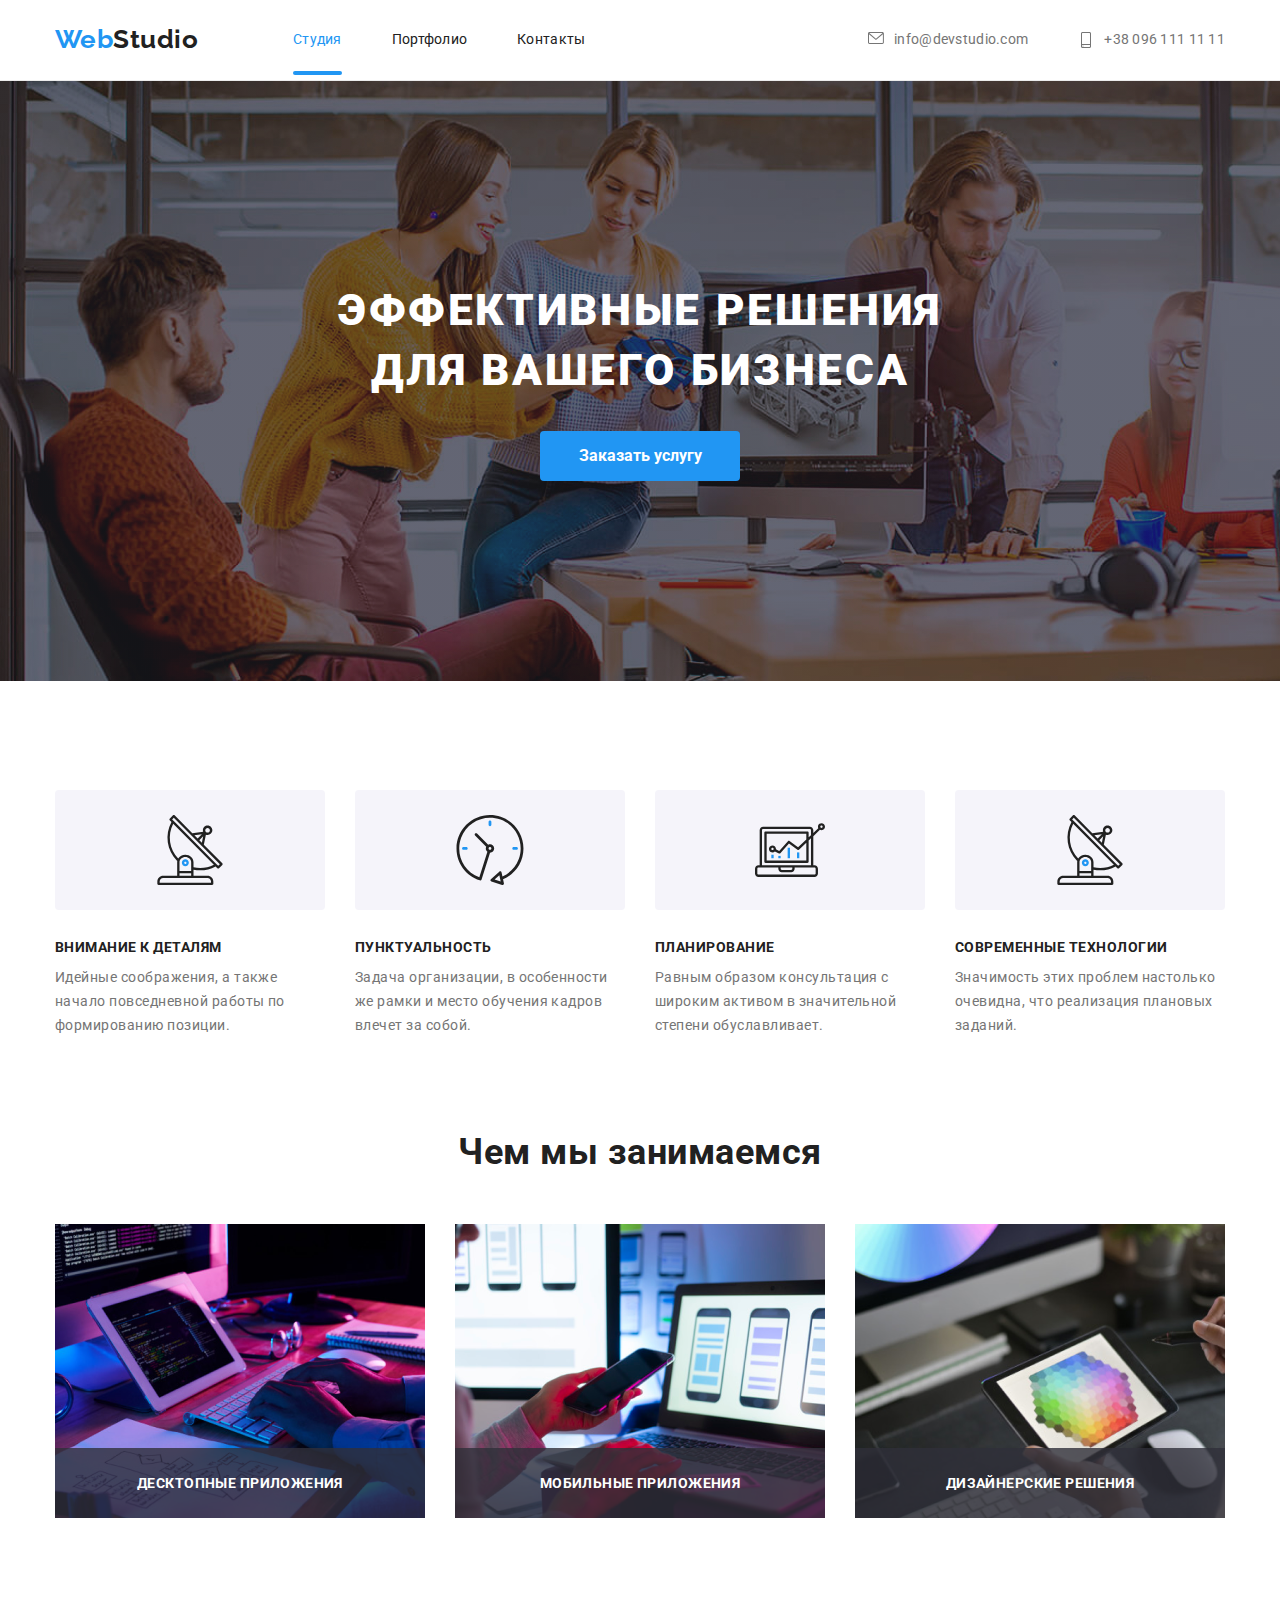
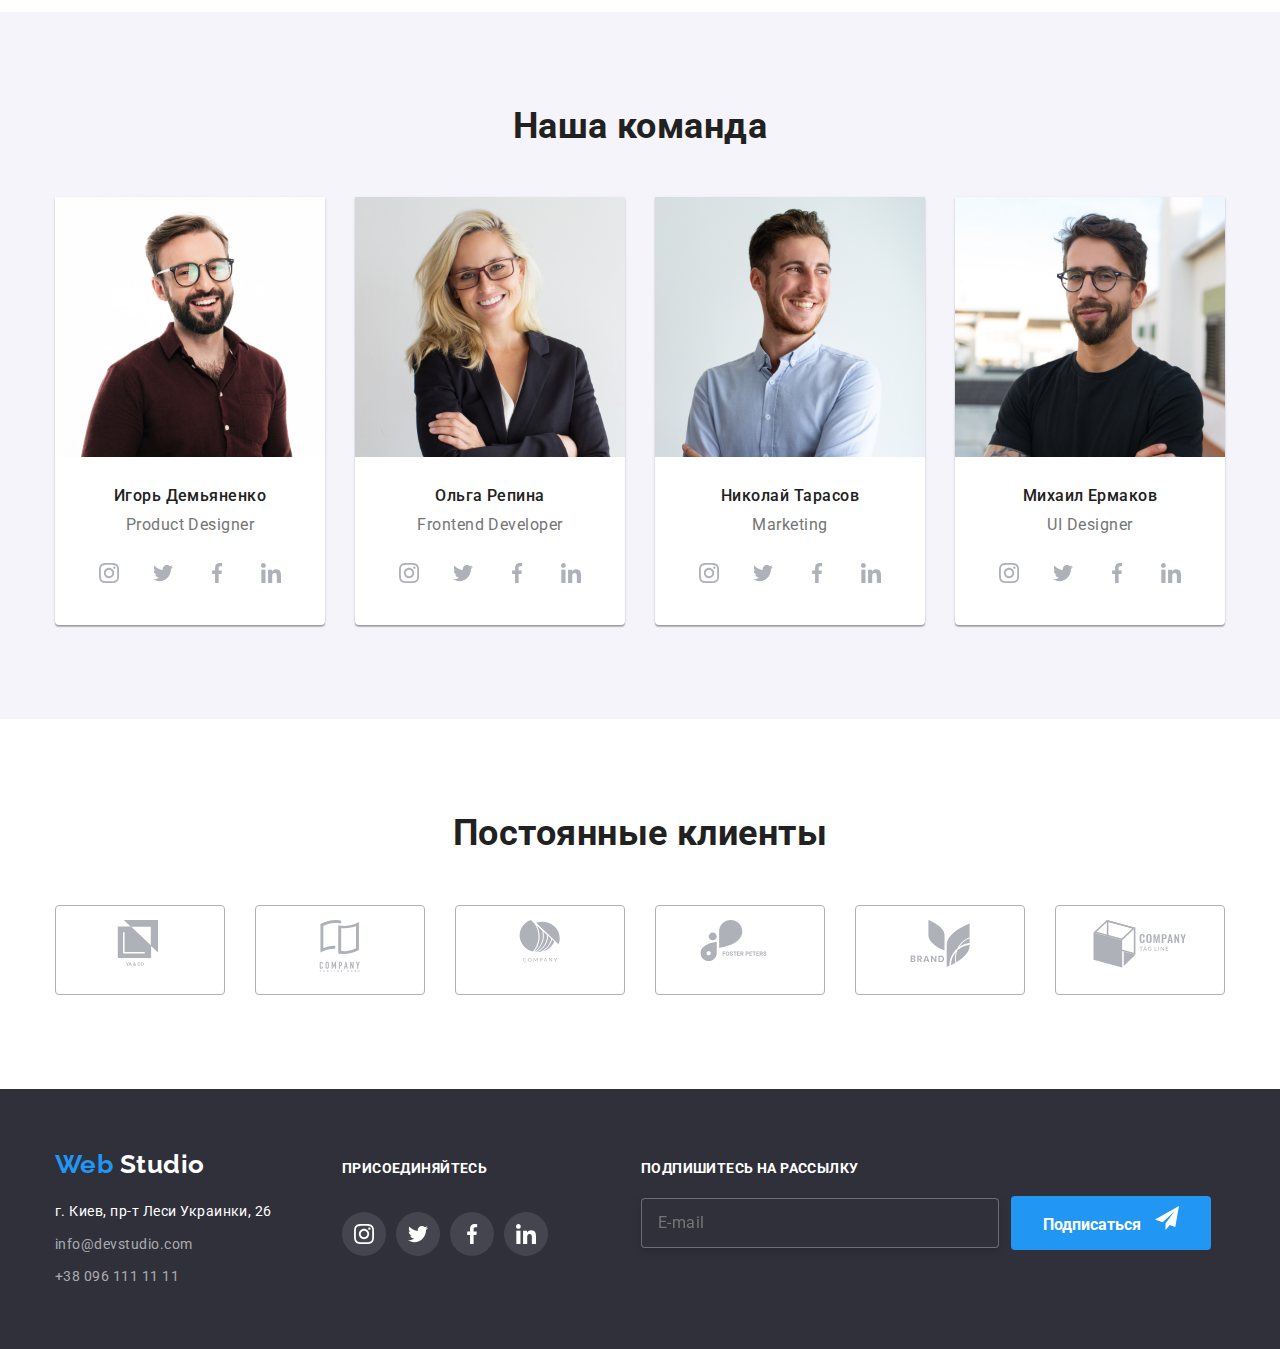
<file: index.html>
<!DOCTYPE html>
<html lang="ru">
  <head>
    <meta charset="UTF-8" />
    <meta name="viewport" content="width=device-width, initial-scale=1.0" />
    <title>Home-Work-6</title>
    <link
      href="https://fonts.googleapis.com/css2?family=Raleway:wght@700&family=Roboto:ital,wght@0,500;0,700;0,900;1,400&display=swap"
      rel="stylesheet"
    />
    <link
      rel="stylesheet"
      href="https://cdnjs.cloudflare.com/ajax/libs/modern-normalize/0.6.0/modern-normalize.min.css"
    />
    <link rel="stylesheet" href="./css/style.css" />
  </head>
  <body class="page">
    <!--Шапка-->
    <header class="page-header">
      <div class="container main-nav">
        <nav>
          <a href="/" class="title-webstudio">
            <span class="title-web">Web</span
            ><span class="title-studio">Studio</span>
          </a>

          <ul class="site-nav list">
            <li class="item menu-list"><a href="" class="link current menu-link-active">Студия</a></li>
            <li class="item menu-list">
              <a href="./portfolio.html" class="link">Портфолио</a>
            </li>
            <li class="item menu-list"><a href="" class="link">Контакты</a></li>
          </ul>
        </nav>

        <!--Contacts-->
        <ul class="contacts list">
          <li class="item contacts-item">
            <a href="mailto:info@devstudio.com" class="link contacts-link">
              <svg class="contacts-svg">
                <use widht="16px" height="12px" href="./img/sprite.svg#icon-envelope"></use>
            </svg><span>info@devstudio.com</span>
            </a>
          </li>

          <li class="item contacts-item">
            <a href="tel:+380961111111" class="link contacts-link">
              <svg class="contacts-svg">
              <use widht="10px" height="16px" href="./img/sprite.svg#icon-smartphone"></use>
            </svg><span>+38 096 111 11 11</span></a>
            
              
            
          </li>
        </ul>
      </div>
    </header>

    <main>
      <!--Герой-->
      <section class="hero hero-image">
        <h1 class="hero-title">Эффективные решения для вашего бизнеса</h1>
        <button type="button" class="button" data-modal-open>Заказать услугу</button>
      </section>

      <!--<h2>Особенности</h2>-->
        <section class="section features-list">
          <div class="container">
          <ul class="features list">
            <li class="item item-antenna">
              <h3 class="title">Внимание к деталям</h3>
              <p class="features-discription">
                Идейные соображения, а также начало повседневной работы по
                формированию позиции.
              </p>
            </li>
            <li class="item item-clock">
              <h3 class="title">Пунктуальность</h3>
              <p class="features-discription">
                Задача организации, в особенности же рамки и место обучения
                кадров влечет за собой.
              </p>
            </li>
            <li class="item item-diagram">
              <h3 class="title">Планирование</h3>
              <p class="features-discription">
                Равным образом консультация с широким активом в значительной
                степени обуславливает.
              </p>
            </li>
            <li class="item item-astronaut">
              <h3 class="title">Современные технологии</h3>
              <p class="features-discription">
                Значимость этих проблем настолько очевидна, что реализация
                плановых заданий.
              </p>
            </li>
          </ul>
        </div>
        </section>
      </div>
      <!--Чем мы занимаемся-->
      
        <section class="section works-container">
          <div class="container">
          <h2 class="section-title">Чем мы занимаемся</h2>
          <ul class="works list">
            <li class="examples">
              <a href="#!">
                <img
                  width="370"
                  height="294"
                  src="./img/img_1.png"
                  alt="Руки на клавиатуре перед монитором"
                />
              </a>
            <h3 class="social-title examples-title">Десктопные приложения</h3>
            </li>
            <li class="examples">
              <a href="#!">
                <img
                  width="370"
                  height="294"
                  src="./img/img_2.png"
                  alt="Телефон в руках перед ноутбуком"
                />
              </a>
               <h3 class="social-title examples-title">Мобильные приложения</h3>
            </li>
            <li class="examples">
              <a href="#!">
                <img
                  width="370"
                  height="294"
                  src="./img/img_3.png"
                  alt="Телефон в руках перед монитором"
                />
              </a>
               <h3 class="social-title examples-title">Дизайнерские решения</h3>
            </li>
          </ul>
          </div>
        </section>
      <!--Наша команда-->
      <section class="team section-team">
        <div class="container">
          <h2 class="team section-title">Наша команда</h2>
          <ul class="list team-description">
            <li class="team-list">
              <a class="team-photo" href="#!">
                  <img
                  src="./img/igor.jpg"
                  width="270"
                  height="260"
                  alt="Фото Игоря Демьяненко"/>
              </a>
              <div class="team-list-item">
                <h3 class="name">Игорь Демьяненко</h3>
              <p lang="en" class="job-title">Product Designer</p>
               <ul class="social-list list">
                  <li class="social-list-item">
                    <a href="#" class="social-list-link link">
                      <svg class="social-list-svg">
                          <use href="./img/sprite.svg#icon-instagram1"></use>
                                        </svg>
                                    </a>
                                </li>
                  <li class="social-list-item">
                    <a href="#" class="social-list-link link">
                      <svg class="social-list-svg">
                        <use href="./img/sprite.svg#icon-twitter1"></use>
                                        </svg>
                                    </a>
                                </li>
                <li class="social-list-item">
                  <a href="#" class="social-list-link link">
                    <svg class="social-list-svg">
                      <use href="./img/sprite.svg#icon-facebook1"></use>
                                        </svg>
                                    </a>
                                </li>
                <li class="social-list-item">
                  <a href="#" class="social-list-link link">
                    <svg class="social-list-svg">
                      <use href="./img/sprite.svg#icon-linkedin"></use>
                                        </svg>
                                    </a>
                                </li>

              </div>   
            </li>

            <li class="team-list">
              <a class="team-photo" href="#!">
                <img
                  src="./img/olga.jpg"
                  width="270"
                  height="260"
                  alt="Фото Ольги Репиной"
                />
              </a>
              <div class="team-list-item">
              <h3 class="name">Ольга Репина</h3>
              <p lang="en" class="job-title">Frontend Developer</p>
              <ul class="social-list list">
                  <li class="social-list-item">
                    <a href="#" class="social-list-link link">
                      <svg class="social-list-svg">
                          <use href="./img/sprite.svg#icon-instagram1"></use>
                                        </svg>
                                    </a>
                                </li>
                  <li class="social-list-item">
                    <a href="#" class="social-list-link link">
                      <svg class="social-list-svg">
                        <use href="./img/sprite.svg#icon-twitter1"></use>
                                        </svg>
                                    </a>
                                </li>
                <li class="social-list-item">
                  <a href="#" class="social-list-link link">
                    <svg class="social-list-svg">
                      <use href="./img/sprite.svg#icon-facebook"></use>
                                        </svg>
                                    </a>
                                </li>
                <ul class="social-list-item">
                  <a href="#" class="social-list-link link">
                    <svg class="social-list-svg">
                      <use href="./img/sprite.svg#icon-linkedin"></use>
                                        </svg>
                                    </a>
                                    </ul>
                                </li>
                              </div>

            <li class="team-list">
              <a class="team-photo" href="#!">
                <img
                  src="./img/nikolay.jpg"
                  width="270"
                  height="260"
                  alt="Фото Николая Тарасова"
                />
              </a>
              <div class="team-list-item">
              <h3 class="name">Николай Тарасов</h3>
              <p lang="en" class="job-title">Marketing</p>
              <ul class="social-list list">
                  <li class="social-list-item">
                    <a href="#" class="social-list-link link">
                      <svg class="social-list-svg">
                          <use href="./img/sprite.svg#icon-instagram1"></use>
                                        </svg>
                                    </a>
                                </li>
                  <li class="social-list-item">
                    <a href="#" class="social-list-link link">
                      <svg class="social-list-svg">
                        <use href="./img/sprite.svg#icon-twitter1"></use>
                                        </svg>
                                    </a>
                                </li>
                <li class="social-list-item">
                  <a href="#" class="social-list-link link">
                    <svg class="social-list-svg">
                      <use href="./img/sprite.svg#icon-facebook"></use>
                                        </svg>
                                    </a>
                                </li>
                <li class="social-list-item">
                  <a href="#" class="social-list-link link">
                    <svg class="social-list-svg">
                      <use href="./img/sprite.svg#icon-linkedin"></use>
                                        </svg>
                                    </a>
                                </li>

              </div>
            </li>

            <li class="team-list">
              <a href="#!">
                <img
                  src="./img/mikhail.jpg"
                  width="270"
                  height="260"
                  alt="Фото Михаила Ермакова"
                />
              </a>
               <div class="team-list-item">
              <h3 class="name">Михаил Ермаков</h3>
              <p lang="en" class="job-title">UI Designer</p>
              <ul class="social-list list">
                  <li class="social-list-item">
                    <a href="#" class="social-list-link link">
                      <svg class="social-list-svg">
                          <use href="./img/sprite.svg#icon-instagram1"></use>
                                        </svg>
                                    </a>
                                </li>
                  <li class="social-list-item">
                    <a href="#" class="social-list-link link">
                      <svg class="social-list-svg">
                        <use href="./img/sprite.svg#icon-twitter1"></use>
                                        </svg>
                                    </a>
                                </li>
                <li class="social-list-item">
                  <a href="#" class="social-list-link link">
                    <svg class="social-list-svg">
                      <use href="./img/sprite.svg#icon-facebook"></use>
                                        </svg>
                                    </a>
                                </li>
                <li class="social-list-item">
                  <a href="#" class="social-list-link link">
                    <svg class="social-list-svg">
                      <use href="./img/sprite.svg#icon-linkedin"></use>
                                        </svg>
                                    </a>
                                </li>

              </div>
            </li>
          </ul>
        </div>
      </section>

      <!-- Постоянные клиенты -->

        <section class="section clients-container">
          <div class="container">
          <h2 class="section-title">Постоянные клиенты</h2>
          <ul class="clients list">
            <li class="clients-list">
              <a class="clients-link" href="/">
                <svg class="clients-list-svg" >
                  <use href="./img/sprite.svg#icon-logo1" widht="44px" height="49px"></use>
                </svg>
              </a>
            </li>

            <li class="clients-list">
              <a class="clients-link" href="/">
                <svg class="clients-list-svg">
                  <use href="./img/sprite.svg#icon-logo2" widht="40px" height="52px"></use>
                </svg>
              </a>
            </li>

            <li class="clients-list">
              <a class="clients-link" href="/">
                <svg class="clients-list-svg">
                  <use href="./img/sprite.svg#icon-logo3" widht="41px" height="42px"></use>
                </svg>
              </a>
            </li>

            <li class="clients-list">
              <a class="clients-link" href="/">
                <svg class="clients-list-svg">
                  <use href="./img/sprite.svg#icon-logo4" widht="80px" height="42px"></use>
                </svg>
              </a>
            </li>

            <li class="clients-list">
              <a class="clients-link" href="/">
                <svg class="clients-list-svg">
                  <use href="./img/sprite.svg#icon-logo5" widht="49px" height="47px"></use>
                </svg>
              </a>
            </li>

            <li class="clients-list">
              <a class="clients-link" href="/">
                <svg class="clients-list-svg">
                  <use href="./img/sprite.svg#icon-logo6" widht="88px" height="48px"></use>
                </svg>
              </a>
            </li>
           
          </ul>
          </div>
        </section>

    </main>
    <!--Подвал-->
    <footer class="footer">
      <div class="container footer-flex">
        <div>
        <a href="/" class="title-webstudio title-webstudio-footer">
          <span class="title-web">Web</span>
          <span class="title-studio-footer">Studio</span>
        </a>
        <address>
          <ul class="address list">
            <li class="addres-footer">
              <p class="fixed-address">г. Киев, пр-т Леси Украинки, 26</p>
            </li>
            <li class="addres-footer">
              <a href="mailto:info@devstudio.com" class="contacts-footer"
                >info@devstudio.com
              </a>
            </li>

            <li class="addres-footer">
              <a href="tel:+380961111111" class="contacts-footer"
                >+38 096 111 11 11
              </a>
            </li>
          </ul>
        </address>
        </div>
        <div class="join">
        <h3 class="social-title">Присоединяйтесь</h3>
        <ul class="social-list social-list-footer list">
                  <li class="social-list-item">
                    <a href="#" class="social-list-link social-list-link-footer link">
                      <svg class="social-list-svg social-list-svg-footer">
                          <use href="./img/sprite.svg#icon-instagram1"></use>
                                        </svg>
                                    </a>
                                </li>
                  <li class="social-list-item social-list-svg-footer">
                    <a href="#" class="social-list-link social-list-link-footer link">
                      <svg class="social-list-svg social-list-svg-footer">
                        <use href="./img/sprite.svg#icon-twitter1"></use>
                                        </svg>
                                    </a>
                                </li>
                <li class="social-list-item social-list-svg-footer">
                  <a href="#" class="social-list-link social-list-link-footer link">
                    <svg class="social-list-svg social-list-svg-footer">
                      <use href="./img/sprite.svg#icon-facebook1"></use>
                                        </svg>
                                    </a>
                                </li>
                <li class="social-list-item social-list-svg-footer">
                  <a href="#" class="social-list-link social-list-link-footer link">
                    <svg class="social-list-svg social-list-svg-footer">
                      <use href="./img/sprite.svg#icon-linkedin"></use>
                                        </svg>
                                    </a>
                                </li>
          </ul>
        </div>

        <div class="sign-up">
          <h3 class="contact social-title">Подпишитесь на рассылку</h3>
          <div class="contact-form">
            <form class="form-footer">
            <input class="input-footer" type="email" name="mail" id="mail" placeholder="E-mail">
            <label for="mail">
              
              <button type="submit" class="button">Подписаться
                <svg class="icon-send" width="24" height="24">
                  <use href="./img/sprite.svg#icon-icon-send"></use>
                </svg>
              </button>

            </label>
            </form>
          </div>
      </div>
    </footer>

    <!-- Модальное окно -->
    <div class="backdrop is-hidden" data-modal>
      <div class="modal">
        <button type="button" class="modal-close-btn" data-modal-close>
          <svg class="modal-icon">
            <use href="./img/sprite.svg#icon-close1"></use>
          </svg>
        </button>

         <form action="#" class="modal-form">
           <p class="modal-title">Оставьте свои данные, мы вам перезвоним</p>

                <label class="modal-form-field">
                   
                  <p class="form-checkbox">Имя</p>
                    
                    <span class="modal-form-input-wrapper">
                        <input name="user-name" type="text" class="modal-form-input">
                        <svg class="modal-form-icon">
                          <use href="./img/sprite.svg#icon-person"></use>
                        </svg>
                    </span>
                </label>
                <label class="modal-form-field">
                    
                  <p class="form-checkbox">Телефон</p>
                  
                  <span class="modal-form-input-wrapper">
                        <input name="user-phone" type="tel" class="modal-form-input">
                        <svg class="modal-form-icon">
                          <use href="./img/sprite.svg#icon-phone"></use>
                        </svg>
                    </span>
                </label>
                <label class="modal-form-field">
                    
                  <p class="form-checkbox">Почта</p>

                    <span class="modal-form-input-wrapper">
                        <input name="user-email" type="mail" class="modal-form-input">
                        <svg class="modal-form-icon">
                          <use href="./img/sprite.svg#icon-email"></use>
                        </svg>
                    </span>
                </label>
                <label class="modal-form-field">
                    
                  <p class="form-checkbox">Комментарий</p>
                  
                  <textarea name="user-message" class="modal-form-message" placeholder="Введите текст"></textarea>
                </label>

                <div class="checkbox-area">
                <input type="checkbox" name="user-policy" value="user-policy-ok"
                    class="modal-form-policy visually-hidden" id="policy">
                <label for="policy" class="contact-form-policy-label">

                  <p class="form-checkbox">
                    Соглашаюсь с рассылкой и принимаю &nbsp;
                    <a href="">
                      <span class="checkbox-conditions"> Условия договора</span>
                    </a>
                </p>
                </label>
                <button type="submit" class="modal-form-btn">Отправить</button>
            </form>
            </div>

      </div>
    </div>

 <script src="./js/modal.js"></script>

  </body>
</html>
</file>
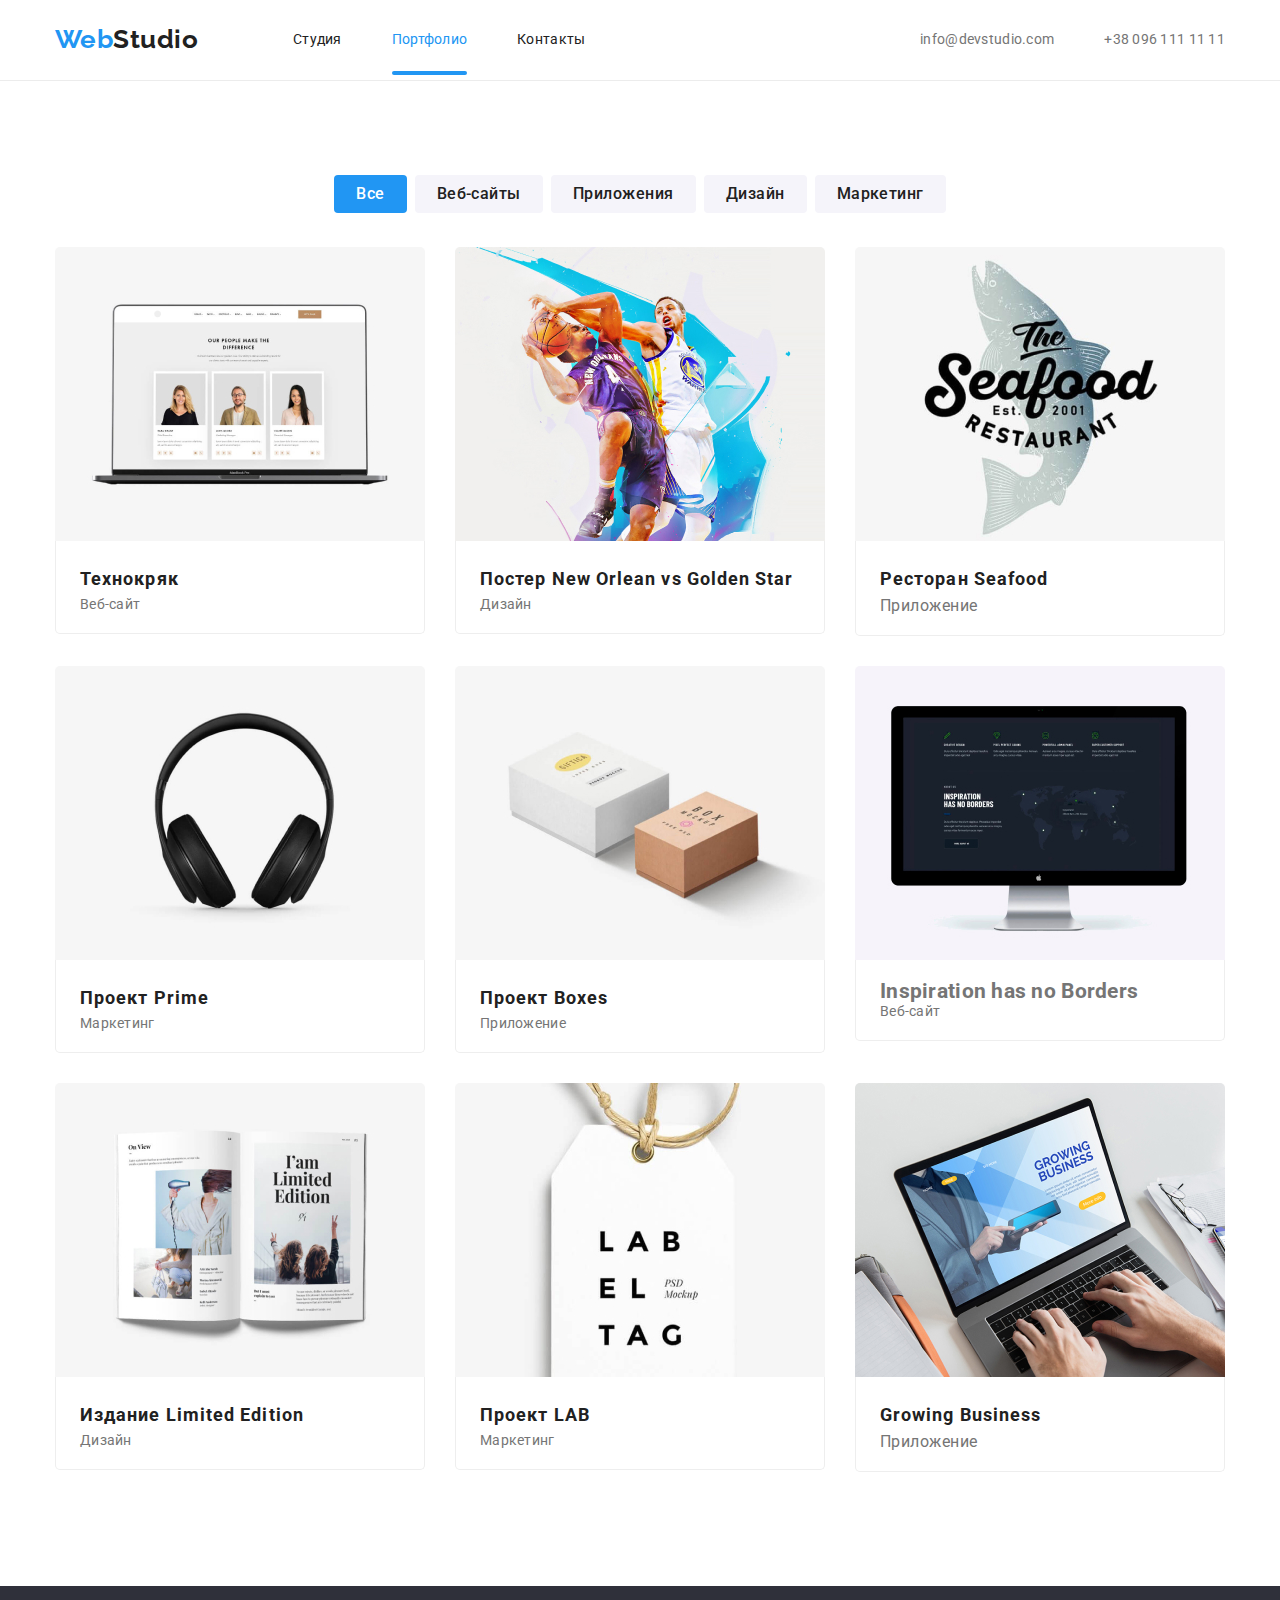
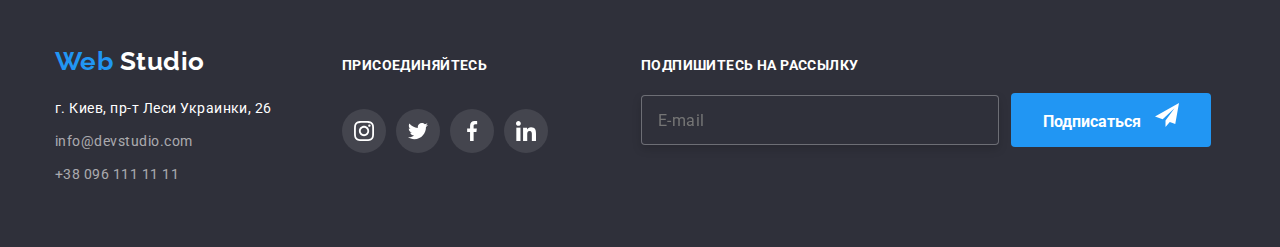
<file: portfolio.html>
<!DOCTYPE html>
<html lang="ru">
  <head>
    <meta charset="UTF-8" />
    <meta name="viewport" content="width=device-width, initial-scale=1.0" />
    <title>Home-Work-6</title>
    <link
      href="https://fonts.googleapis.com/css2?family=Raleway:wght@700&family=Roboto:ital,wght@0,500;0,700;0,900;1,400&display=swap"
      rel="stylesheet"
    />
    <link
      rel="stylesheet"
      href="https://cdnjs.cloudflare.com/ajax/libs/modern-normalize/0.6.0/modern-normalize.min.css"
    />
    <link rel="stylesheet" href="./css/style.css" />
  </head>
  <body class="page">
    <!--Шапка-->
    <header class="page-header portfolio">
      <div class="container main-nav">
        <nav>
          <a href="/" class="title-webstudio">
            <span class="title-web">Web</span
            ><span class="title-studio">Studio</span>
          </a>

          <ul class="site-nav list">
            <li class="item">
              <a href="./index.html" class="link">Студия</a>
            </li>
            <li class="item">
              <a href="" class="link current menu-link-active">Портфолио</a>
            </li>
            <li class="item"><a href="" class="link">Контакты</a></li>
          </ul>
        </nav>

        <!--Contacts-->
        <ul class="contacts list">
          <li class="item contacts-item">
            <a href="mailto:info@devstudio.com" class="link"
              >info@devstudio.com
            </a>
          </li>

          <li class="item contacts-item">
            <a href="tel:+380961111111" class="link">+38 096 111 11 11 </a>
          </li>
        </ul>
      </div>
    </header>

    <!-- <h1>Портфолио</h1> -->
    <main>
      <section class="section portfolio-filters">
        <div class="container portfolio">
          <div class="filters">
            <ul class="list portfolio">
              <li class="button-list">
                <a href="/">
                <button type="button" class="filters-list active">Все</button>
                </a>
              </li>

              <li class="button-list">
                <a href="/">
                <button type="button" class="filters-list">Веб-сайты</button>
                </a>
              </li>

              <li class="button-list">
                <a href="/">
                <button type="button" class="filters-list">Приложения</button>
                </a>
              </li>

              <li class="button-list">
                <a href="/">
                <button type="button" class="filters-list">Дизайн</button>
                </a>
              </li>
              <li class="button-list">
                <a href="/">
                <button type="button" class="filters-list">Маркетинг</button>
                </a>
              </li>
            </ul>
          </div>

          <ul class="projects list">
            <li class="project-list">
              <a href="#!" class="link thumb-link">
                <div class="card">
                  <div class="project-thumb">
                    <p class="overlay">
                      Технокряк это современная площадка распространения
                      коронавируса. Компании используют эту платформу для
                      цифрового шпионажа и атак на защищённые сервера
                      конкурентов.
                    </p>
                    <img
                      width="370"
                      height="294"
                      src="./img/img_4.jpg"
                      alt="Фото команды на ноутбуке"
                    />
                  </div>
                  <div class="card-content">
                    <h2 class="projects-list-title">Технокряк</h2>
                    <p class="projects-list-info">Веб-сайт</p>
                  </div>
                </div>
              </a>
            </li>

            <li class="project-list">
              <a href="#!" class="link thumb-link">
              <div class="card">
                <div class="project-thumb">
                    <p class="overlay">
                      Технокряк это современная площадка распространения
                      коронавируса. Компании используют эту платформу для
                      цифрового шпионажа и атак на защищённые сервера
                      конкурентов.
                    </p>
                <img
                  width="370"
                  height="294"
                  src="./img/img_5.jpg"
                  alt="Постер New Orlean vs Golden Stars"
                />
                </div>
                <div class="card-content">
                  <h2 class="projects-list-title">
                    Постер <span lang="en">New Orlean vs Golden Star</span>
                  </h2>
                  <p class="projects-list-info">Дизайн</p>
                </div>
              </div>
              </a>
            </li>

            <li class="project-list">
              <a href="#!" class="link thumb-link"></a>
              <div class="card">
                <div class="project-thumb">
                    <p class="overlay">
                      Технокряк это современная площадка распространения
                      коронавируса. Компании используют эту платформу для
                      цифрового шпионажа и атак на защищённые сервера
                      конкурентов.
                    </p>
                <img
                  width="370"
                  height="294"
                  src="./img/img_6.jpg"
                  alt="Лого ресторана Seafood"
                />
                </div>
                <div class="card-content">
                  <h2 class="projects-list-title">Ресторан Seafood</h2>
                  <p class="projects-list-info">Приложение</p>
                </div>
              </div>
              </a>
            </li>

            <li class="project-list">
              <a href="#!" class="link thumb-link">
              <div class="card">
                <div class="project-thumb">
                    <p class="overlay">
                      Технокряк это современная площадка распространения
                      коронавируса. Компании используют эту платформу для
                      цифрового шпионажа и атак на защищённые сервера
                      конкурентов.
                    </p>
                <img
                  width="370"
                  height="294"
                  src="./img/img_7.jpg"
                  alt="Наушники на белом фоне"
                />
                </div>
                <div class="card-content">
                  <h2 class="projects-list-title">Проект Prime</h2>
                  <p class="projects-list-info">Маркетинг</p>
                </div>
              </div>
              </a>
            </li>

            <li class="project-list">
              <a href="#!" class="link thumb-link">
              <div class="card">
                <div class="project-thumb">
                    <p class="overlay">
                      Технокряк это современная площадка распространения
                      коронавируса. Компании используют эту платформу для
                      цифрового шпионажа и атак на защищённые сервера
                      конкурентов.
                    </p>
                <img
                  width="370"
                  height="294"
                  src="./img/img_8.jpg"
                  alt="2 коробки"
                />
                </div>
                <div class="card-content">
                  <h2 class="projects-list-title">Проект Boxes</h2>
                  <p class="projects-list-info">Приложение</p>
                </div>
              </div>
              </a>
            </li>

            <li class="project-list">
              <a href="#!" class="link thumb-link">
              <div class="card">
                <div class="project-thumb">
                    <p class="overlay">
                      Технокряк это современная площадка распространения
                      коронавируса. Компании используют эту платформу для
                      цифрового шпионажа и атак на защищённые сервера
                      конкурентов.
                    </p>
                <img
                  width="370"
                  height="294"
                  src="./img/img_9.jpg"
                  alt="Монитор"
                />
                </div>
                <div class="card-content">
                  <h2>Inspiration has no Borders</h2>
                  <p class="projects-list-info">Веб-сайт</p>
                </div>
              </div>
              </a>
            </li>

            <li class="project-list">
              <a href="#!" class="link thumb-link">
              <div class="card">
                <div class="project-thumb">
                    <p class="overlay">
                      Технокряк это современная площадка распространения
                      коронавируса. Компании используют эту платформу для
                      цифрового шпионажа и атак на защищённые сервера
                      конкурентов.
                    </p>
                <img
                  width="370"
                  height="294"
                  src="./img/img_10.jpg"
                  alt="Разворот журнала"
                />
                </div>
                <div class="card-content">
                  <h2 class="projects-list-title">Издание Limited Edition</h2>
                  <p class="projects-list-info">Дизайн</p>
                </div>
              </div>
              </a>
            </li>

            <li class="project-list">
              <a href="#!" class="link thumb-link">
              <div class="card">
                <div class="project-thumb">
                    <p class="overlay">
                      Технокряк это современная площадка распространения
                      коронавируса. Компании используют эту платформу для
                      цифрового шпионажа и атак на защищённые сервера
                      конкурентов.
                    </p>
                <img
                  width="370"
                  height="294"
                  src="./img/img_11.jpg"
                  alt="Бирка с надписью Lab El Tag"
                />
                </div>
                <div class="card-content">
                  <h2 class="projects-list-title">Проект LAB</h2>
                  <p class="projects-list-info">Маркетинг</p>
                </div>
              </div>
              </a>
            </li>

            <li class="project-list">
              <a href="#!" class="link thumb-link"></a>
              <div class="card">
                <div class="project-thumb">
                    <p class="overlay">
                      Технокряк это современная площадка распространения
                      коронавируса. Компании используют эту платформу для
                      цифрового шпионажа и атак на защищённые сервера
                      конкурентов.
                    </p>
                <img
                  width="370"
                  height="294"
                  src="./img/img_12.jpg"
                  alt="Руки на клавиатуре ноутбуке"
                />
                </div>
                <div class="card-content">
                  <h2 class="projects-list-title">Growing Business</h2>
                  <p class="projects-list-info">Приложение</p>
                </div>
              </div>
              </a>
            </li>
          </ul>
        </div>
      </section>
    </main>

    <!--Подвал-->
    <footer class="footer">
      <div class="container footer-flex">
        <div>
        <a href="/" class="title-webstudio title-webstudio-footer">
          <span class="title-web">Web</span>
          <span class="title-studio-footer">Studio</span>
        </a>
        <address>
          <ul class="address list">
            <li class="addres-footer">
              <p class="fixed-address">г. Киев, пр-т Леси Украинки, 26</p>
            </li>
            <li class="addres-footer">
              <a href="mailto:info@devstudio.com" class="contacts-footer"
                >info@devstudio.com
              </a>
            </li>

            <li class="addres-footer">
              <a href="tel:+380961111111" class="contacts-footer"
                >+38 096 111 11 11
              </a>
            </li>
          </ul>
        </address>
        </div>
        <div class="join">
        <h3 class="social-title">Присоединяйтесь</h3>
        <ul class="social-list social-list-footer list">
                  <li class="social-list-item">
                    <a href="#" class="social-list-link social-list-link-footer link">
                      <svg class="social-list-svg social-list-svg-footer">
                          <use href="./img/sprite.svg#icon-instagram1"></use>
                                        </svg>
                                    </a>
                                </li>
                  <li class="social-list-item social-list-svg-footer">
                    <a href="#" class="social-list-link social-list-link-footer link">
                      <svg class="social-list-svg social-list-svg-footer">
                        <use href="./img/sprite.svg#icon-twitter1"></use>
                                        </svg>
                                    </a>
                                </li>
                <li class="social-list-item social-list-svg-footer">
                  <a href="#" class="social-list-link social-list-link-footer link">
                    <svg class="social-list-svg social-list-svg-footer">
                      <use href="./img/sprite.svg#icon-facebook1"></use>
                                        </svg>
                                    </a>
                                </li>
                <li class="social-list-item social-list-svg-footer">
                  <a href="#" class="social-list-link social-list-link-footer link">
                    <svg class="social-list-svg social-list-svg-footer">
                      <use href="./img/sprite.svg#icon-linkedin"></use>
                                        </svg>
                                    </a>
                                </li>
          </ul>
        </div>

        <div class="sign-up">
          <h3 class="contact social-title">Подпишитесь на рассылку</h3>
          <div class="contact-form">
            <form class="form-footer">
            <input class="input-footer" type="email" name="mail" id="mail" placeholder="E-mail">
            <label for="mail">
              
              <button type="submit" class="button">Подписаться
                <svg class="icon-send" width="24" height="24">
                  <use href="./img/sprite.svg#icon-icon-send"></use>
                </svg>
              </button>

            </label>
            </form>
          </div>
      </div>
    </footer>
  </body>
</html>
</file>
<file: css/style.css>
/* Цвет основного текста #212121 */

/* Цвет абзацев #757575 */

/* Вторичный цвет текста #rgba(255, 255, 255, 0.6) */

/* Белый #FFFFFF */

/* Акцент #2196F3 */

/* Вторичный цвет фона #F5F4FA */

/* Акцент фона #2F303A */

/* Цвет линии в Портфолио #ececec */

/* Цвет бордера в Портфолио  #eeeeee */

:root {
  --primary-text-color: #212121;
  --secondary-text-color: rgba(255, 255, 255, 0.6);
  --paragraph-color: #757575;
  --accent-color: #2196f3;
  --white-color: #ffffff;
  --secondary-background-color: #f5f4fa;
  --accent-background-color: #2f303a;
  --line-color: #ececec;
  --border-color: #eeeeee;
}

*,
*::before,
*::after {
  margin: 0;
  padding: 0;
}

.page {
  background-color: var(--white-color);
  color: var(--primary-text-color);
  font-family: Roboto, sans-serif;
  font-style: normal;
  letter-spacing: 0.03em;
  text-decoration: none;
}

.list {
  margin: 0;
  padding: 0;
  list-style: none;
  font-style: normal;

  transition: color 250ms cubic-bezier(0.4, 0, 0.2, 1);
}

/* =========================== Логотип =========================== */

.title-webstudio {
  width: 145px;
  height: 31px;
  font-family: Raleway, sans-serif;
  font-weight: bold;
  font-size: 26px;
  line-height: 1.19;
  text-decoration: none;
}

.title-web {
  color: var(--accent-color);
}

.title-studio {
  color: var(--primary-text-color);
}

/* =========================== Шапка =========================== */
.page-header {
  padding-top: 24px;
  padding-bottom: 25px;

  border-bottom: 1px solid var(--line-color);
}

.container {
  margin-left: auto;
  margin-right: auto;
  width: 1200px;
  padding: 0 15px;

  /* background-color: teal;*/
}

nav {
  display: flex;
  align-items: center;
}

.main-nav {
  display: flex;
  align-items: center;
}

.title-webstudio {
  margin-right: 93px;
}

/* =========================== Навигация =========================== */

.site-nav {
  display: flex;
}

/*.site-nav .item {
  background-color: rgb(144, 221, 221);
}*/

.site-nav .item + .item {
  margin-left: 50px;
}

.site-nav .link {
  display: block;
  position: relative;

  color: var(--primary-text-color);
  text-decoration: none;
  font-size: 14px;
  line-height: 1.14;
  letter-spacing: 0.02em;
}

.link {
  color: var(--paragraph-color);
  text-decoration: none;
  font-size: 14px;
  line-height: 1.14;
  letter-spacing: 0.02em;
}

.site-nav .link:hover,
.site-nav .link:focus {
  color: var(--accent-color);
  transition: color 250ms cubic-bezier(0.4, 0, 0.2, 1);
}

.site-nav .link.current {
  color: var(--accent-color);
}

.contacts .link:hover,
.contacts .link:focus {
  color: var(--accent-color);
  transition: color 250ms cubic-bezier(0.4, 0, 0.2, 1);
}

.menu-link {
  position: relative;
}

.menu-link-active::after {
  content: "";

  position: absolute;

  bottom: -28px;

  display: block;

  width: 100%;
  height: 4px;
  border-radius: 2px;
  background-color: var(--accent-color);
}

.contacts {
  display: flex;
  margin-left: auto;
}

.contacts .item + .item {
  margin-left: 50px;
}

.contacts-link {
  display: flex;

  /*justify-content: center;
  align-items: center;
  width: 16px;
  height: 12px;
  border-radius: 50%;
  background-color: #fff;*/
}
.contacts-svg {
  display: flex;
  justify-content: center;
  align-items: center;
  width: 16px;
  /*height: 12px;*/
  fill: var(--paragraph-color);
}

.contacts-svg {
  margin-right: 10px;
  height: 16px;
}

.contacts-item:hover .contacts-svg,
.contacts-item:focus .contacts-svg {
  fill: var(--accent-color);
}

/*.contacts-svg::before {
  display: block;
  width: 16px;
  height: 12px;
  background-color: var(--secondary-background-color);
  border-radius: 4px;
  margin-bottom: 30px;
  background-repeat: no-repeat;
  background-size: cover;
  background-position: center;
}
.contacts-item .contacts-svg-envelope::before {
  background-image: url(../img/contacts/envelope.svg);
  background-size: 16px 12px;
}

.contacts-svg-tel {
  background-image: url(../img/);
}*/

/* ******************** Стили для файла index.html ******************** */

/* =========================== Герой =========================== */

.hero {
  text-align: center;
  padding-top: 200px;
  padding-bottom: 200px;

  background-color: var(--accent-background-color);
  letter-spacing: 0.06em;
}

.hero-title {
  margin-top: 0;
  margin-left: auto;
  margin-right: auto;
  margin-bottom: 30px;

  text-transform: uppercase;
  width: 696px;

  color: var(--white-color);
  font-weight: 900;
  font-size: 44px;
  line-height: 1.36;
  letter-spacing: 0.06em;
}

.hero-image {
  margin: 0 auto;
  max-width: 1600px;
  height: 600px;
  background-color: rgba(47, 48, 58, 0.4);
  background-image: linear-gradient(
      rgba(47, 48, 58, 0.4),
      rgba(47, 48, 58, 0.4)
    ),
    url("../img/hero/hero.jpg");
  background-repeat: no-repeat;
  background-size: cover;
}

.button {
  display: inline-block;

  border-radius: 4px;
  border: 0;
  padding: 10px 32px;
  min-width: 200px;

  font-family: inherit;
  background-color: var(--accent-color);
  color: var(--white-color);

  font-weight: bold;
  font-size: 16px;
  line-height: 1.87;
  cursor: pointer;
}

/* =========================== Особенности =========================== */

.features {
  display: flex;
  flex-wrap: wrap;
}

.features-list {
  padding-top: 109px;
  padding-bottom: 94px;
}

.features .item {
  width: 270px;

  /*background-color: rgb(70, 199, 199); */
}

.title {
  text-transform: uppercase;
}

.features .title {
  margin-top: 0;
  margin-bottom: 10px;

  color: var(--primary-text-color);

  font-weight: bold;
  font-size: 14px;
  line-height: 1.14;
}

.features-discription {
  margin-top: 0;
  margin-bottom: 0;

  color: var(--paragraph-color);

  font-weight: normal;
  font-size: 14px;
  line-height: 1.71;
}

.features .item::before {
  display: block;
  content: "";
  widows: 270px;
  height: 120px;
  background-color: var(--secondary-background-color);
  border-radius: 4px;
  margin-bottom: 30px;
  background-repeat: no-repeat;
  background-size: cover;
  background-position: center;
}

.features .item + .item {
  margin-left: 30px;
}

.features .item-antenna::before {
  background-image: url(../img/features/antenna.svg);
  background-size: 70px 70px;
}

.features .item-clock::before {
  background-image: url(../img/features/clock.svg);
  background-size: 70px 70px;
}

.features .item-diagram::before {
  background-image: url(../img/features/diagram.svg);
  background-size: 70px 70px;
}

.features .item-astronaut::before {
  background-image: url(../img/features/antenna.svg);
  background-size: 70px 70px;
}

/* =========================== Чем мы занимаемся =========================== */
.works-container {
  padding-bottom: 94px;
}

.works {
  display: flex;
  flex-wrap: wrap;
}

.examples {
  position: relative;
  justify-content: space-between;
  width: 370px;
  margin-right: 30px;
}

.examples:nth-child(3n) {
  margin-right: 0;
}

.examples:nth-last-child(-n + 3) {
  margin-bottom: 0px;
}

.examples .examples-title {
  display: flex;
  justify-content: center;
  text-align: center;

  position: absolute;
  bottom: 0;

  width: 100%;
  height: 70px;
  background: rgba(47, 48, 58, 0.8);
  padding-top: 27px;
  padding-bottom: 27px;
}

/* =========================== Наша команда =========================== */

.team {
  background-color: var(--secondary-background-color);
}
.section-team {
  padding-top: 94px;
  padding-bottom: 94px;
}

.section-title {
  margin-bottom: 50px;

  color: var(--primary-text-color);

  font-weight: bold;
  font-size: 36px;
  line-height: 1.16;
  text-align: center;
}

.team-description {
  display: flex;
  flex-wrap: wrap;
}

.team-list {
  width: 270px;
  margin-right: 30px;
  background-color: var(--white-color);
  box-shadow: 0px 1px 3px rgba(0, 0, 0, 0.12), 0px 1px 1px rgba(0, 0, 0, 0.14),
    0px 2px 1px rgba(0, 0, 0, 0.2);
  border-radius: 0px 0px 4px 4px;
}

.team-list:nth-child(4n) {
  margin-right: 0;
}

.team-photo {
  margin-bottom: 0px;
}

.name {
  margin-top: 30px;
  margin-bottom: 10px;

  color: var(--primary-text-color);
  font-weight: 500;
  font-size: 16px;
  line-height: 1.18;
  text-align: center;
}

.job-title {
  margin-top: 0;
  /*margin-bottom: 90px;*/

  color: var(--paragraph-color);
  font-weight: normal;
  font-size: 16px;
  line-height: 1.18;
  text-align: center;
}

.social-list {
  display: flex;
  justify-content: space-between;
  padding-top: 16px;
  padding-left: 32px;
  padding-bottom: 30px;
  padding-right: 32px;
}

.social-list-link {
  display: flex;
  justify-content: center;
  align-items: center;
  width: 44px;
  height: 44px;
  border-radius: 50%;
  background-color: var(--white-color);

  transition: background-color 250ms cubic-bezier(0.4, 0, 0.2, 1);
}

.social-list-svg {
  width: 20px;
  height: 20px;
  fill: #afb1b8;

  transition: fill 250ms cubic-bezier(0.4, 0, 0.2, 1);
}

.social-list-link:hover,
.social-list-link:focus {
  background-color: var(--accent-color);
}

.social-list-link:hover .social-list-svg,
.social-list-link:focus .social-list-svg {
  fill: var(--white-color);
}

/* ================= Постоянные клиенты ======================= */

.clients-container {
  padding-top: 94px;
  padding-bottom: 94px;
}

.clients {
  display: flex;
  align-items: center;
  justify-content: center;
  flex-wrap: wrap;
  margin-bottom: 0px;
}

.clients-list {
  display: flex;
  padding-bottom: 0;

  width: 170px;
  height: 90px;

  box-sizing: border-box;
}

.clients-list + .clients-list {
  margin-left: 30px;
}

.clients-link {
  display: flex;
  justify-content: center;
  align-items: center;

  width: 170px;
  height: 90px;
  border: 1px solid #afb1b8;
  border-radius: 4px;
  fill: #afb1b8;
}

.clients-list-svg {
  fill: #afb1b8;
  width: 100%;
  height: 60px;
}

.clients-list-svg:hover,
.clients-list-svg:focus {
  fill: var(--accent-color);
}

.clients-link:hover .clients-list-svg,
.clients-link:focus .clients-list-svg {
  fill: var(--accent-color);
  transition: fill 250ms cubic-bezier(0.4, 0, 0.2, 1);
  border-color: fill 250ms cubic-bezier(0.4, 0, 0.2, 1);
}

.clients-link:hover,
.clients-link:focus {
  border-color: var(--accent-color);
}

/*.clients .clients-list::before {
  display: block;
  content: "";
  widows: 170px;
  height: 90px;
  background-color: var(--white-color);
  background-repeat: no-repeat;
  background-size: cover;
  background-position: center;
}*/

/* =========================== Футер ===========================*/

.footer-container {
  display: flex;
}

.title-studio-footer {
  color: var(--white-color);
}
.container .title-webstudio-footer {
  /*margin-bottom: 20px;*/
  margin-right: 0;
}

.add {
  margin-bottom: 20px;
  margin-right: 0;
}

.footer {
  box-sizing: border-box;
  display: flex;
  justify-content: center;
  align-items: center;

  margin-left: auto;
  margin-right: auto;
  padding-top: 60px;
  padding-bottom: 60px;

  max-width: 1600px;
  background-color: var(--accent-background-color);
}

.address {
  font-weight: normal;
  font-size: 14px;
  line-height: 1.71;
  margin-top: 20px;
}

.fixed-address {
  color: var(--white-color);
  font-weight: normal;
  font-size: 14px;
  line-height: 1.7;
}

.contacts-footer {
  color: var(--secondary-text-color);
  text-decoration: none;
}

.addres-footer:not(:last-child) {
  margin-bottom: 9px;
}

.footer-flex {
  display: flex;
  align-items: baseline;
}

.social-list-footer {
  padding-left: 0;
  padding-right: 0;
  padding-bottom: 0;
}

.social-list-footer .social-list-link-footer {
  display: flex;
  justify-content: center;
  align-items: center;
  height: 44px;
  width: 44px;
  background-color: rgba(255, 255, 255, 0.1);
  fill: var(--white-color);
  border-radius: 50%;
  margin-right: 10px;
  margin-top: 20px;
}

.social-list-svg-footer {
  fill: var(--white-color);
}

.social-list-footer .social-list-link-footer:hover,
.social-list-footer .social-list-link-footer:focus {
  background-color: var(--accent-color);
}

.join {
  width: 206px;
  height: 80px;
  margin-left: 70px;
}

.social-title {
  font-family: Roboto;
  font-style: normal;
  font-weight: bold;
  font-size: 14px;
  line-height: 16px;
  letter-spacing: 0.03em;
  text-transform: uppercase;

  color: var(--white-color);
}

/* ========================== Подпишитесь =================================== */
.sign-up {
  margin-left: 93px;
}

.contact {
  margin-bottom: 20px;
}

.contact-form {
  display: flex;
  align-items: center;
  justify-content: center;
}

.form-footer {
  display: flex;
  align-items: center;
  justify-content: center;
}

.icon-send {
  margin-left: 10px;
  fill: var(--white-color);
}

.input-footer {
  width: 358px;
  height: 50px;
  margin-right: 12px;
  text-indent: 16px;
  font-size: 16px;
  line-height: 0.8;
  letter-spacing: 0.03em;
  background-color: var(--accent-background-color);
  color: rgba(255, 255, 255, 0.6);

  border: 1px solid rgba(255, 255, 255, 0.3);
  box-sizing: border-box;
  filter: drop-shadow(0px 4px 4px rgba(0, 0, 0, 0.15));
  border-radius: 4px;
}

/* =========================== Модальное окно ===========================*/

.backdrop {
  position: fixed;
  top: 0;
  left: 0;
  width: 100%;
  height: 100%;
  background-color: rgba(0, 0, 0, 0.2);
  transition: all 250ms linear;
}

.modal {
  position: absolute;
  top: 50%;
  left: 50%;
  transform: translate(-50%, -50%);

  width: 528px;
  min-height: 581px;

  background-color: var(--white-color);
  box-shadow: 0px 1px 3px rgba(0, 0, 0, 0.12), 0px 1px 1px rgba(0, 0, 0, 0.14),
    0px 2px 1px rgba(0, 0, 0, 0.2);
  border-radius: 4px;
  /* padding: 40px; */
}

.modal-close-btn > .modal-icon {
  position: absolute;
  top: 8px;
  right: 8px;
  width: 30px;
  height: 30px;

  background-color: var(--white-color);
  border: 1px solid rgba(0, 0, 0, 0.1);
  border-radius: 50%;
  cursor: pointer;
}

.is-hidden {
  opacity: 0;
  visibility: hidden;
  pointer-events: none;
}

/* =========================== Модальная форма =========================== */
.modal-form {
  display: flex;
  flex-direction: column;
  padding: 40px;
}

.modal-title {
  margin-bottom: 12px;
  font-weight: bold;
  font-size: 20px;
  line-height: 23px;
  text-align: center;
}

.modal-form-field {
  margin-bottom: 10px;
}

.modal-form-input-wrapper {
  display: block;
  position: relative;
}

.modal-form-icon {
  position: absolute;
  left: 12px;
  top: 50%;
  transform: translateY(-50%);
  display: block;
  width: 18px;
  height: 18px;
}

.modal-form-input:focus + .modal-form-icon {
  fill: var(--accent-color);
}

.modal-form-input {
  width: 100%;
  height: 40px;
  border-radius: 4px;
  border: 1px solid rgba(33, 33, 33, 0.2);
  padding-left: 42px;
  cursor: pointer;
}

.modal-form-input:focus {
  outline: none;
  border: 1px solid var(--accent-color);
}

.modal-form-input:focus + .modal-icon {
  background-color: var(--accent-color);
}

.modal-form-message {
  width: 100%;
  height: 120px;
  border: 1px solid rgba(33, 33, 33, 0.2);
  border-radius: 4px;
  resize: none;
  padding: 12px 16px;
}

.modal-form-message::placeholder {
  color: rgba(117, 117, 117, 0.5);
}

.modal-form-message:focus {
  outline: none;
  border: 1px solid var(--accent-color);
}

.contact-form-policy-label {
  display: flex;
  align-items: center;
  font-size: 12px;
}

.contact-form-policy-label::before {
  content: "";
  display: block;
  width: 16px;
  height: 15px;
  background-image: url("../img/outline.svg");
  margin-right: 10px;

  background-position: center;
}

.visually-hidden {
  position: absolute !important;
  clip: rect(1px 1px 1px 1px); /* IE6, IE7 */
  clip: rect(1px, 1px, 1px, 1px);
  padding: 0 !important;
  border: 0 !important;
  height: 1px !important;
  width: 1px !important;
  overflow: hidden;
}

.modal-form-policy:checked + .contact-form-policy-label::before {
  background-image: url("../img/icon-check.svg");
  outline: none;
}

.form-checkbox {
  display: inline-block;
  justify-content: center;
  align-items: center;

  font-size: 14px;
  line-height: 0.58;
  letter-spacing: 0.03em;

  color: var(--paragraph-color);
}

.form-checkbox:not(:last-child) {
  margin-bottom: 4px;
}

.checkbox-area {
  display: flex;
  justify-content: center;
  align-items: center;
  margin-bottom: 30px;
}

.checkbox-conditions {
  display: inline-block;
  font-size: 14px;
  line-height: 0.58;
  letter-spacing: 0.03em;

  text-decoration-line: underline;

  color: var(--accent-color);
}

.modal-form-btn {
  position: absolute;
  top: 90%;
  left: 50%;
  transform: translate(-50%, -50%);

  width: 200px;
  height: 50px;

  border-color: var(--accent-color);
  background: var(--accent-color);
  box-shadow: 0px 4px 4px rgba(0, 0, 0, 0.15);
  border-radius: 4px;
  color: var(--white-color);
  font-weight: 900;
  font-size: 16px;
  line-height: 1.87;
  align-items: center;
  text-align: center;
  letter-spacing: 0.06em;
  cursor: pointer;
  outline: none;
}

/* ******************** Стили для файла portfolio.html ******************** */

.portfolio {
  display: flex;
  flex-wrap: wrap;

  justify-content: center;
}

.portfolio-filters {
  padding-top: 94px;
  padding-bottom: 114px;
}

.filters {
  padding-bottom: 34px;

  font-weight: 500;
  font-size: 16px;
  line-height: 1.6;
  letter-spacing: 0.03em;
}

.filters .button-list + .button-list {
  margin-left: 8px;
}

.filters-list {
  padding: 6px 22px;
  border-radius: 4px;
  border: 0;

  background-color: var(--secondary-background-color);
  color: var(--primary-text-color);

  font-family: Roboto;
  font-style: normal;
  font-weight: 500;
  font-size: 16px;
  line-height: 1.6;
  text-align: center;
  letter-spacing: 0.03em;
}

.filters-list:hover,
.filters-list:focus {
  box-shadow: 0px 3px 1px rgba(0, 0, 0, 0.1), 0px 1px 2px rgba(0, 0, 0, 0.08),
    0px 2px 2px rgba(0, 0, 0, 0.12);
}

.active {
  background: #2196f3;
  color: var(--white-color);
}

.filters-list:hover,
.filters-list:focus {
  background-color: var(--accent-color);
  color: var(--white-color);
}

.projects {
  display: flex;
  flex-wrap: wrap;

  background-color: var(--white-color);
  font-family: Roboto, sans-serif;
}

.project-list {
  width: 370px;
  margin-right: 30px;
  margin-bottom: 30px;
}

img {
  display: block;
  min-width: 100%;
  height: auto;
}
.card {
  width: 370px;
  border-top-left-radius: 5px;
  border-top-right-radius: 5px;
  overflow: hidden;

  position: relative;
}

.card:hover,
.card:focus {
  box-shadow: 0px 1px 1px rgba(0, 0, 0, 0.12), 0px 4px 4px rgba(0, 0, 0, 0.06),
    1px 4px 6px rgba(0, 0, 0, 0.16);
}

.card-content {
  padding: 20px 24px;
  border-left: 1px solid var(--border-color);
  border-right: 1px solid var(--border-color);
  border-bottom: 1px solid var(--border-color);

  border-bottom-right-radius: 5px;
  border-bottom-left-radius: 5px;
}

.project-list:nth-child(3n) {
  margin-right: 0;
}

.project-list:nth-last-child(-n + 3) {
  margin-bottom: 0px;
}

.projects-list-title {
  color: var(--primary-text-color);

  font-weight: bold;
  font-size: 18px;
  line-height: 2;
  letter-spacing: 0.06em;
}

.projects-list-info {
  color: var(--paragraph-color);
  font-style: normal;
}

.project-thumb > .overlay {
  position: absolute;
  top: 0;
  left: 0;
  margin: 0;
  padding: 63px 24px;
  opacity: 0;

  width: 100%;

  /* overflow: hidden; */

  font-weight: 400;
  font-size: 18px;
  line-height: 1.55;
  letter-spacing: 0.03em;

  color: var(--white-color);
  background-color: rgba(33, 150, 243, 0.9);

  transform: translateY(100%);
}

.project-thumb:hover > .overlay,
.project-thumb:focus > .overlay {
  opacity: 1;
  transform: translateY(0);
}

.overlay {
  transform: translateY(100%);
  transition: transform 250ms cubic-bezier(0.4, 0, 0.2, 1);
}
</file>
